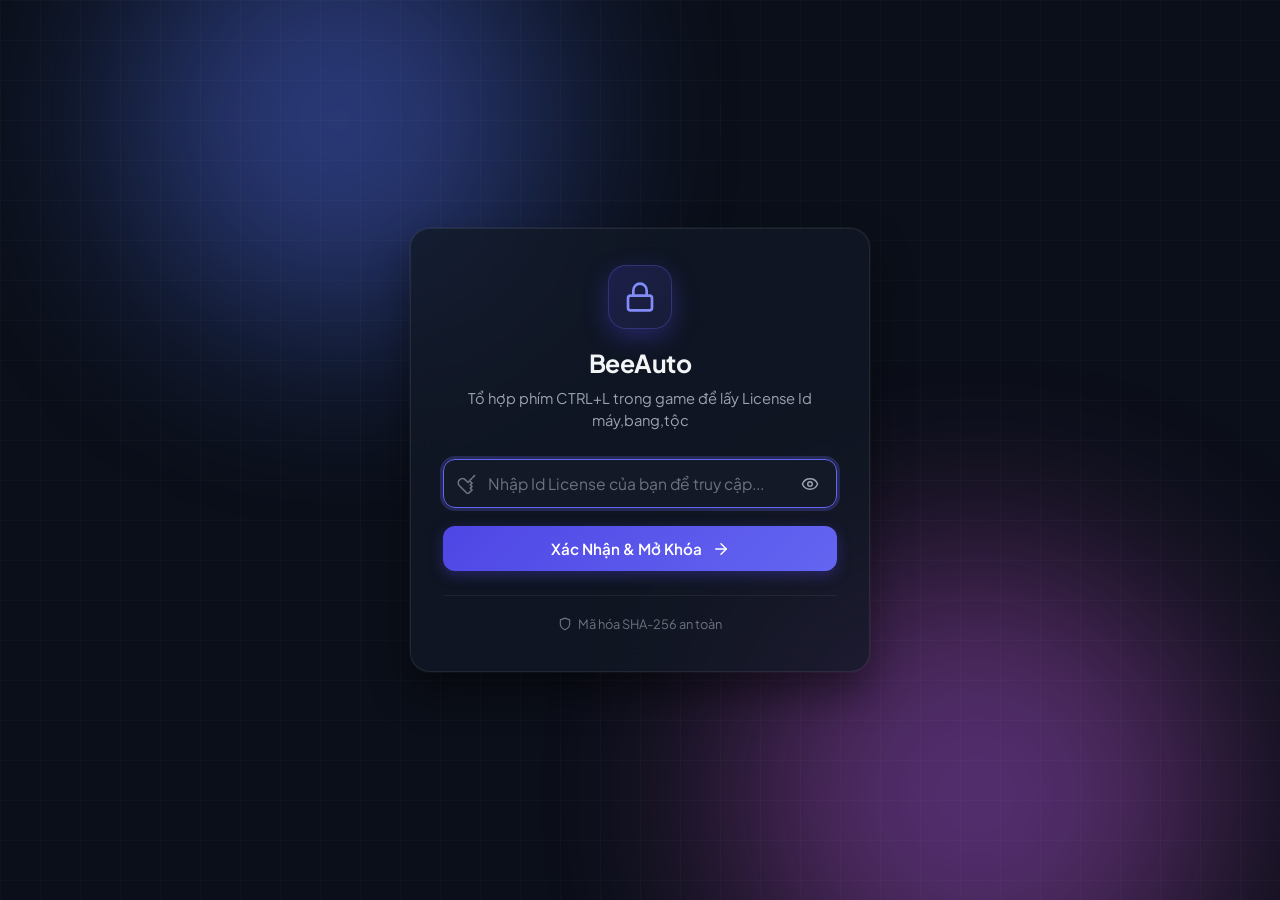
<file: index.html>
<!DOCTYPE html>
<html lang="vi">

<head>
  <meta charset="UTF-8">
  <meta name="viewport" content="width=device-width, initial-scale=1.0">
  <title>Cổng Tải Tệp An Toàn | BeeAuto</title>
  <link rel="preconnect" href="https://fonts.googleapis.com">
  <link rel="preconnect" href="https://fonts.gstatic.com" crossorigin>
  <link href="https://fonts.googleapis.com/css2?family=Plus+Jakarta+Sans:wght@400;500;600;700&display=swap"
    rel="stylesheet">
  <link rel="stylesheet" href="./style.css">
</head>

<body>
  <div class="background-decorations">
    <div class="blob blob-1"></div>
    <div class="blob blob-2"></div>
    <div class="grid-overlay"></div>
  </div>

  <main class="container">
    <div class="card glass">
      <div class="card-header">
        <div class="icon-badge">
          <svg xmlns="http://www.w3.org/2000/svg" width="32" height="32" viewBox="0 0 24 24" fill="none"
            stroke="currentColor" stroke-width="2" stroke-linecap="round" stroke-linejoin="round">
            <rect width="18" height="11" x="3" y="11" rx="2" ry="2" />
            <path d="M7 11V7a5 5 0 0 1 10 0v4" />
          </svg>
        </div>
        <h1>BeeAuto</h1>
        <p class="subtitle">Tổ hợp phím CTRL+L trong game để lấy License Id máy,bang,tộc</p>
      </div>

      <form id="access-form" class="form-group" autocomplete="off">
        <div class="input-wrapper">
          <svg class="input-icon" xmlns="http://www.w3.org/2000/svg" width="20" height="20" viewBox="0 0 24 24"
            fill="none" stroke="currentColor" stroke-width="2" stroke-linecap="round" stroke-linejoin="round">
            <path
              d="m21 2-2 2m-1.5 1.5L16 7m-1.5 1.5L13 10m-3-3 2 2m-2-2a5 5 0 0 0-7.07 7.07L13 24l5-5-2-2 2-2-2-2 2-2-2-2" />
          </svg>
          <input type="password" id="password-input" placeholder="Nhập Id License của bạn để truy cập..." required
            autofocus>
          <button type="button" id="toggle-password" class="icon-btn" aria-label="Hiện mật khẩu">
            <svg id="eye-icon" xmlns="http://www.w3.org/2000/svg" width="18" height="18" viewBox="0 0 24 24" fill="none"
              stroke="currentColor" stroke-width="2" stroke-linecap="round" stroke-linejoin="round">
              <path
                d="M2.062 12.348a1 1 0 0 1 0-.696 10.75 10.75 0 0 1 19.876 0 1 1 0 0 1 0 .696 10.75 10.75 0 0 1-19.876 0" />
              <circle cx="12" cy="12" r="3" />
            </svg>
          </button>
        </div>

        <div id="status-message" class="status-message"></div>

        <button type="submit" id="submit-btn" class="btn btn-primary">
          <span>Xác Nhận & Mở Khóa</span>
          <svg xmlns="http://www.w3.org/2000/svg" width="18" height="18" viewBox="0 0 24 24" fill="none"
            stroke="currentColor" stroke-width="2" stroke-linecap="round" stroke-linejoin="round">
            <path d="M5 12h14" />
            <path d="m12 5 7 7-7 7" />
          </svg>
        </button>
      </form>

      <div class="card-footer">
        <span class="protection-tag">
          <svg xmlns="http://www.w3.org/2000/svg" width="14" height="14" viewBox="0 0 24 24" fill="none"
            stroke="currentColor" stroke-width="2" stroke-linecap="round" stroke-linejoin="round">
            <path d="M12 22s8-4 8-10V5l-8-3-8 3v7c0 6 8 10 8 10" />
          </svg>
          Mã hóa SHA-256 an toàn
        </span>
      </div>
    </div>
  </main>

  <script src="./passwords.js"></script>
  <script src="./app.js"></script>
</body>

</html>
</file>
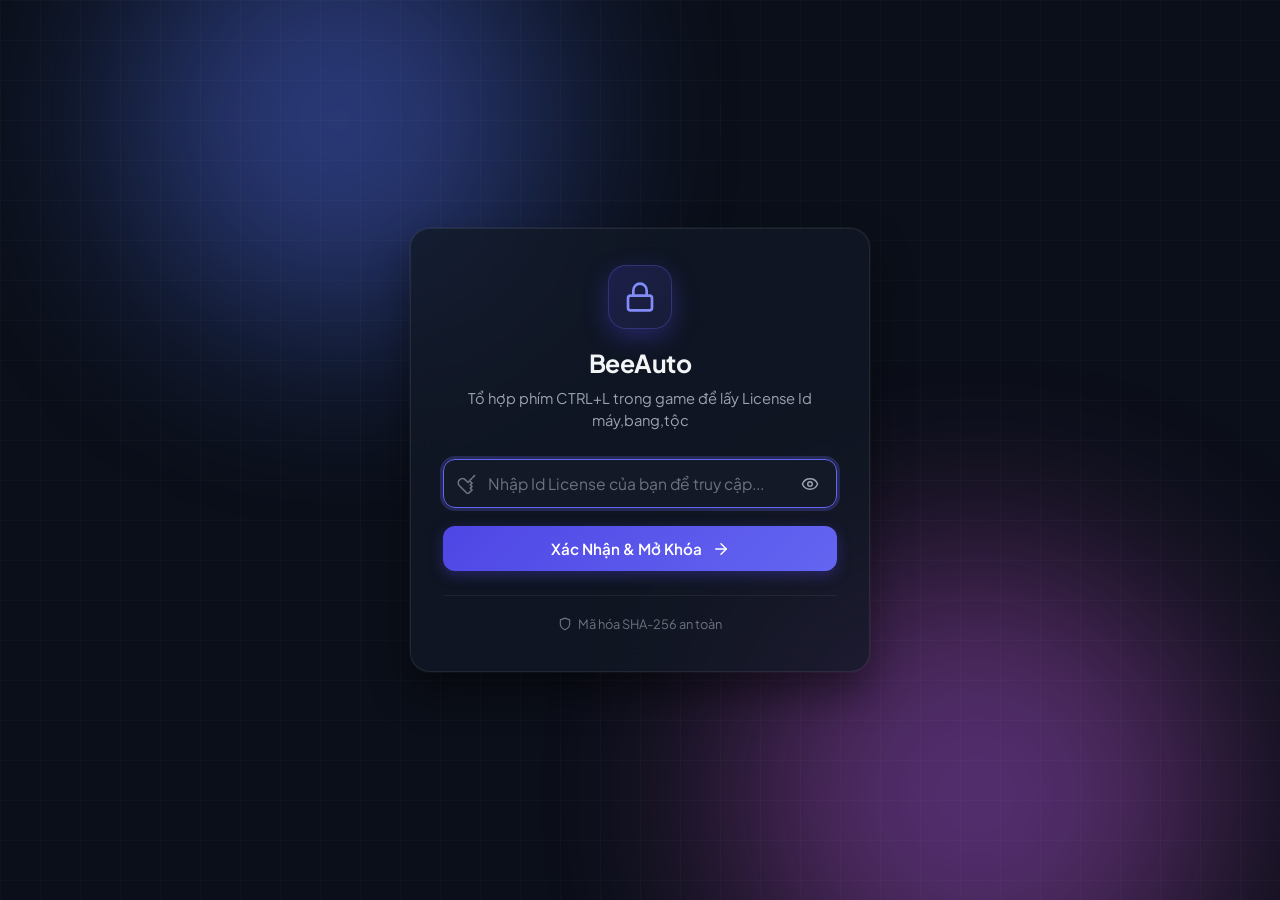
<file: download.html>
<!DOCTYPE html>
<html lang="vi">

<head>
  <meta charset="UTF-8">
  <meta name="viewport" content="width=device-width, initial-scale=1.0">
  <title>Tải Tệp An Toàn | BeeAuto</title>
  <link rel="preconnect" href="https://fonts.googleapis.com">
  <link rel="preconnect" href="https://fonts.gstatic.com" crossorigin>
  <link href="https://fonts.googleapis.com/css2?family=Plus+Jakarta+Sans:wght@400;500;600;700&display=swap"
    rel="stylesheet">
  <link rel="stylesheet" href="./style.css">
</head>

<body>
  <div class="background-decorations">
    <div class="blob blob-1"></div>
    <div class="blob blob-2"></div>
    <div class="grid-overlay"></div>
  </div>

  <main class="container">
    <div class="card glass">
      <div class="card-header">
        <div class="icon-badge success-badge">
          <svg xmlns="http://www.w3.org/2000/svg" width="32" height="32" viewBox="0 0 24 24" fill="none"
            stroke="currentColor" stroke-width="2" stroke-linecap="round" stroke-linejoin="round">
            <path d="M22 11.08V12a10 10 0 1 1-5.93-9.14" />
            <polyline points="22 4 12 14.01 9 11.01" />
          </svg>
        </div>
        <h1>Mở Khóa Thành Công!</h1>
        <p class="subtitle">Bạn đã xác thực License thành công. Tệp tin đã sẵn sàng để tải xuống.</p>
      </div>

      <div class="file-info-box">
        <div class="file-icon-wrap">
          <svg xmlns="http://www.w3.org/2000/svg" width="36" height="36" viewBox="0 0 24 24" fill="none"
            stroke="currentColor" stroke-width="2" stroke-linecap="round" stroke-linejoin="round">
            <path
              d="M21 16V8a2 2 0 0 0-1-1.73l-7-4a2 2 0 0 0-2 0l-7 4A2 2 0 0 0 3 8v8a2 2 0 0 0 1 1.73l7 4a2 2 0 0 0 2 0l7-4A2 2 0 0 0 21 16z" />
            <polyline points="3.29 7 12 12 20.71 7" />
            <line x1="12" y1="22" x2="12" y2="12" />
          </svg>
        </div>
        <div class="file-details">
          <h2 id="file-name" class="file-name">Đang quét tệp...</h2>
          <div class="file-meta">
            <span class="file-badge">ZIP Archive</span>
            <span class="file-status">● Đã kiểm tra an toàn</span>
          </div>
        </div>
      </div>

      <div class="action-buttons">
        <a id="download-link" href="#" class="btn btn-primary btn-large download-btn" download>
          <svg xmlns="http://www.w3.org/2000/svg" width="20" height="20" viewBox="0 0 24 24" fill="none"
            stroke="currentColor" stroke-width="2" stroke-linecap="round" stroke-linejoin="round">
            <path d="M21 15v4a2 2 0 0 1-2 2H5a2 2 0 0 1-2-2v-4" />
            <polyline points="7 10 12 15 17 10" />
            <line x1="12" y1="15" x2="12" y2="3" />
          </svg>
          <span>Tải Xuống Tệp .ZIP</span>
        </a>

        <button id="logout-btn" class="btn btn-secondary">
          <svg xmlns="http://www.w3.org/2000/svg" width="16" height="16" viewBox="0 0 24 24" fill="none"
            stroke="currentColor" stroke-width="2" stroke-linecap="round" stroke-linejoin="round">
            <path d="M9 21H5a2 2 0 0 1-2-2V5a2 2 0 0 1 2-2h4" />
            <polyline points="16 17 21 12 16 7" />
            <line x1="21" y1="12" x2="9" y2="12" />
          </svg>
          <span>Thoát</span>
        </button>
      </div>

      <div class="card-footer">
        <span class="protection-tag">
          Hỗ trợ tải trực tiếp với đường truyền tốc độ cao từ GitHub CDN
        </span>
      </div>
    </div>
  </main>

  <script src="./passwords.js"></script>
  <script src="./files/files.js"></script>
  <script src="./download.js"></script>
</body>

</html>
</file>
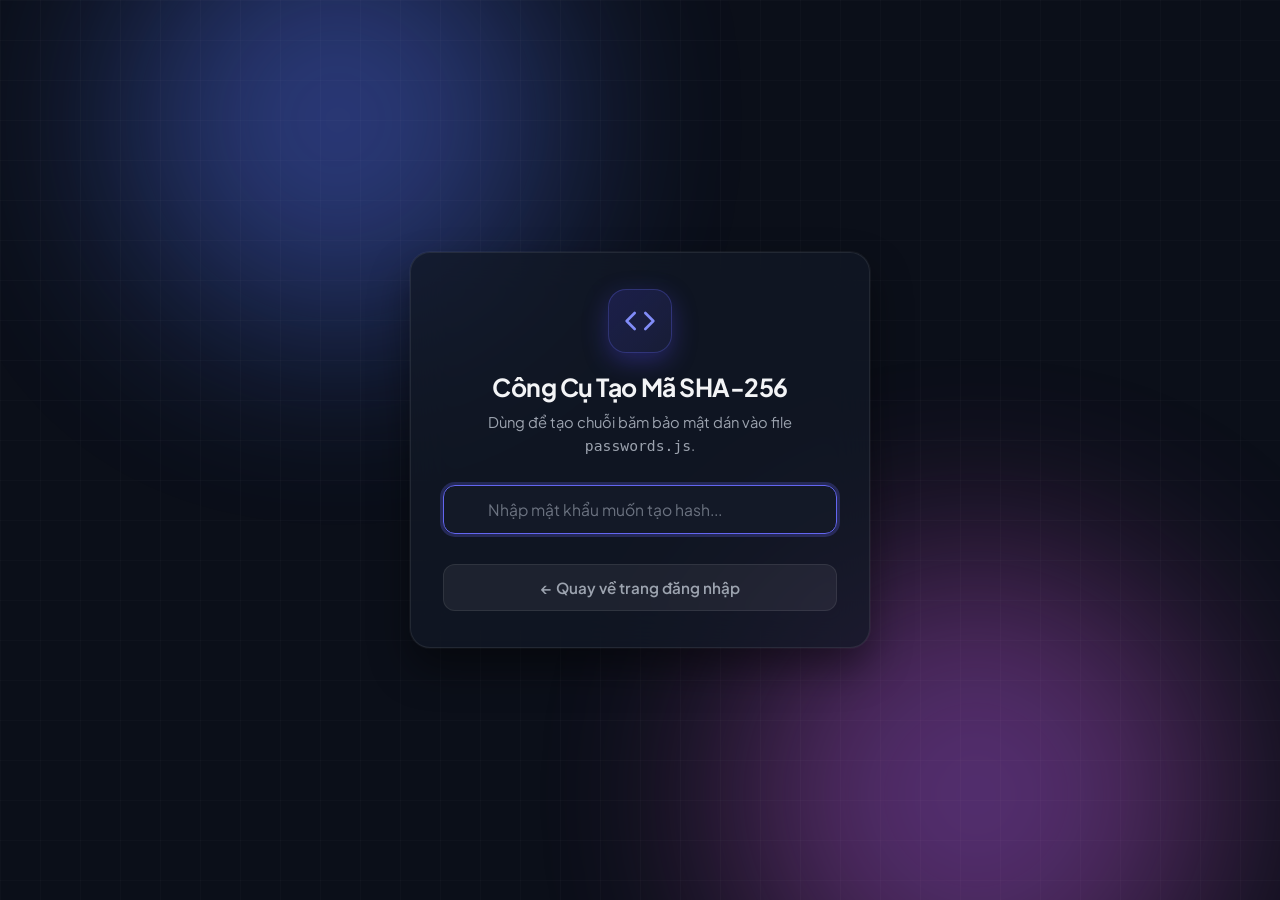
<file: hash-generator.html>
<!DOCTYPE html>
<html lang="vi">
<head>
  <meta charset="UTF-8">
  <meta name="viewport" content="width=device-width, initial-scale=1.0">
  <title>Tạo Mã SHA-256 Cho Mật Khẩu</title>
  <link rel="preconnect" href="https://fonts.googleapis.com">
  <link rel="preconnect" href="https://fonts.gstatic.com" crossorigin>
  <link href="https://fonts.googleapis.com/css2?family=Plus+Jakarta+Sans:wght@400;500;600;700&display=swap" rel="stylesheet">
  <link rel="stylesheet" href="./style.css">
  <style>
    .hash-output {
      word-break: break-all;
      background: rgba(0, 0, 0, 0.4);
      padding: 12px;
      border-radius: 8px;
      font-family: monospace;
      font-size: 0.85rem;
      color: #38bdf8;
      border: 1px dashed rgba(56, 189, 248, 0.3);
      margin-top: 10px;
    }
  </style>
</head>
<body>
  <div class="background-decorations">
    <div class="blob blob-1"></div>
    <div class="blob blob-2"></div>
    <div class="grid-overlay"></div>
  </div>

  <main class="container">
    <div class="card glass">
      <div class="card-header">
        <div class="icon-badge">
          <svg xmlns="http://www.w3.org/2000/svg" width="32" height="32" viewBox="0 0 24 24" fill="none" stroke="currentColor" stroke-width="2" stroke-linecap="round" stroke-linejoin="round">
            <polyline points="16 18 22 12 16 6"/>
            <polyline points="8 6 2 12 8 18"/>
          </svg>
        </div>
        <h1>Công Cụ Tạo Mã SHA-256</h1>
        <p class="subtitle">Dùng để tạo chuỗi băm bảo mật dán vào file <code>passwords.js</code>.</p>
      </div>

      <div class="form-group">
        <div class="input-wrapper">
          <input 
            type="text" 
            id="text-input" 
            placeholder="Nhập mật khẩu muốn tạo hash..." 
            autofocus
          >
        </div>

        <div id="result-box" style="display: none;">
          <label style="font-size: 0.85rem; color: var(--text-muted);">Mã băm SHA-256 tương ứng:</label>
          <div id="hash-text" class="hash-output"></div>
          <button id="copy-btn" class="btn btn-secondary" style="margin-top: 8px;">Sao chép mã hash</button>
        </div>

        <a href="./index.html" class="btn btn-secondary" style="margin-top: 12px;">← Quay về trang đăng nhập</a>
      </div>
    </div>
  </main>

  <script>
    async function sha256(message) {
      const msgBuffer = new TextEncoder().encode(message);
      const hashBuffer = await crypto.subtle.digest("SHA-256", msgBuffer);
      const hashArray = Array.from(new Uint8Array(hashBuffer));
      return hashArray.map(b => b.toString(16).padStart(2, "0")).join("");
    }

    const input = document.getElementById("text-input");
    const resultBox = document.getElementById("result-box");
    const hashText = document.getElementById("hash-text");
    const copyBtn = document.getElementById("copy-btn");

    input.addEventListener("input", async () => {
      const val = input.value.trim();
      if (!val) {
        resultBox.style.display = "none";
        return;
      }
      const hash = await sha256(val);
      hashText.textContent = hash;
      resultBox.style.display = "block";
    });

    copyBtn.addEventListener("click", () => {
      navigator.clipboard.writeText(hashText.textContent);
      copyBtn.textContent = "Đã sao chép!";
      setTimeout(() => copyBtn.textContent = "Sao chép mã hash", 2000);
    });
  </script>
</body>
</html>
</file>
<file: style.css>
:root {
  --bg-color: #0b0f19;
  --card-bg: rgba(18, 24, 38, 0.75);
  --card-border: rgba(255, 255, 255, 0.08);
  --text-main: #f3f4f6;
  --text-muted: #9ca3af;
  --primary: #4f46e5;
  --primary-hover: #4338ca;
  --primary-glow: rgba(79, 70, 229, 0.35);
  --success: #10b981;
  --success-glow: rgba(16, 185, 129, 0.25);
  --danger: #ef4444;
  --danger-glow: rgba(239, 68, 68, 0.25);
  --input-bg: rgba(15, 20, 31, 0.6);
  --input-border: rgba(255, 255, 255, 0.12);
  --radius-lg: 20px;
  --radius-md: 12px;
  --radius-sm: 8px;
  --transition: all 0.25s cubic-bezier(0.4, 0, 0.2, 1);
}

* {
  margin: 0;
  padding: 0;
  box-sizing: border-box;
}

body {
  font-family: 'Plus Jakarta Sans', -apple-system, BlinkMacSystemFont, 'Segoe UI', Roboto, sans-serif;
  background-color: var(--bg-color);
  color: var(--text-main);
  min-height: 100vh;
  display: flex;
  align-items: center;
  justify-content: center;
  position: relative;
  overflow-x: hidden;
  padding: 20px;
}

/* Background Gradients & Blobs */
.background-decorations {
  position: fixed;
  inset: 0;
  pointer-events: none;
  z-index: 0;
  overflow: hidden;
}

.blob {
  position: absolute;
  border-radius: 50%;
  filter: blur(100px);
  opacity: 0.45;
  animation: floatSlow 12s ease-in-out infinite alternate;
}

.blob-1 {
  width: 420px;
  height: 420px;
  background: radial-gradient(circle, #6366f1, #3b82f6);
  top: -10%;
  left: 10%;
}

.blob-2 {
  width: 480px;
  height: 480px;
  background: radial-gradient(circle, #8b5cf6, #ec4899);
  bottom: -15%;
  right: 5%;
  animation-duration: 16s;
  animation-direction: alternate-reverse;
}

.grid-overlay {
  position: absolute;
  inset: 0;
  background-image: 
    linear-gradient(to right, rgba(255, 255, 255, 0.02) 1px, transparent 1px),
    linear-gradient(to bottom, rgba(255, 255, 255, 0.02) 1px, transparent 1px);
  background-size: 40px 40px;
}

@keyframes floatSlow {
  0% { transform: translate(0, 0) scale(1); }
  50% { transform: translate(40px, 30px) scale(1.08); }
  100% { transform: translate(-30px, -20px) scale(0.95); }
}

/* Container & Glass Card */
.container {
  width: 100%;
  max-width: 460px;
  position: relative;
  z-index: 10;
}

.card {
  background: var(--card-bg);
  backdrop-filter: blur(20px);
  -webkit-backdrop-filter: blur(20px);
  border: 1px solid var(--card-border);
  border-radius: var(--radius-lg);
  padding: 36px 32px;
  box-shadow: 
    0 20px 40px rgba(0, 0, 0, 0.45),
    0 0 0 1px rgba(255, 255, 255, 0.05);
  animation: cardAppear 0.5s cubic-bezier(0.16, 1, 0.3, 1);
}

@keyframes cardAppear {
  from {
    opacity: 0;
    transform: translateY(20px) scale(0.97);
  }
  to {
    opacity: 1;
    transform: translateY(0) scale(1);
  }
}

/* Card Header */
.card-header {
  text-align: center;
  margin-bottom: 28px;
}

.icon-badge {
  width: 64px;
  height: 64px;
  margin: 0 auto 18px;
  background: linear-gradient(135deg, rgba(79, 70, 229, 0.2), rgba(99, 102, 241, 0.1));
  border: 1px solid rgba(99, 102, 241, 0.3);
  border-radius: 18px;
  display: flex;
  align-items: center;
  justify-content: center;
  color: #818cf8;
  box-shadow: 0 8px 24px var(--primary-glow);
}

.icon-badge.success-badge {
  background: linear-gradient(135deg, rgba(16, 185, 129, 0.2), rgba(5, 150, 105, 0.1));
  border-color: rgba(16, 185, 129, 0.35);
  color: #34d399;
  box-shadow: 0 8px 24px var(--success-glow);
}

.card-header h1 {
  font-size: 1.55rem;
  font-weight: 700;
  letter-spacing: -0.02em;
  margin-bottom: 8px;
}

.card-header .subtitle {
  font-size: 0.92rem;
  color: var(--text-muted);
  line-height: 1.5;
}

/* Form & Inputs */
.form-group {
  display: flex;
  flex-direction: column;
  gap: 18px;
}

.input-wrapper {
  position: relative;
  display: flex;
  align-items: center;
}

.input-icon {
  position: absolute;
  left: 14px;
  color: #6b7280;
  pointer-events: none;
}

.input-wrapper input {
  width: 100%;
  padding: 14px 44px 14px 44px;
  background: var(--input-bg);
  border: 1px solid var(--input-border);
  border-radius: var(--radius-md);
  color: var(--text-main);
  font-size: 0.98rem;
  font-family: inherit;
  transition: var(--transition);
  outline: none;
}

.input-wrapper input:focus {
  border-color: #6366f1;
  background: rgba(20, 26, 40, 0.85);
  box-shadow: 0 0 0 3px rgba(99, 102, 241, 0.25);
}

.input-wrapper input::placeholder {
  color: #6b7280;
}

.icon-btn {
  position: absolute;
  right: 12px;
  background: transparent;
  border: none;
  color: #9ca3af;
  cursor: pointer;
  padding: 6px;
  display: flex;
  align-items: center;
  justify-content: center;
  border-radius: var(--radius-sm);
  transition: var(--transition);
}

.icon-btn:hover {
  color: var(--text-main);
  background: rgba(255, 255, 255, 0.05);
}

/* Status message */
.status-message {
  min-height: 20px;
  font-size: 0.86rem;
  font-weight: 500;
  text-align: center;
  display: none;
  padding: 8px 12px;
  border-radius: var(--radius-sm);
  transition: var(--transition);
}

.status-message.visible {
  display: block;
}

.status-message.error {
  color: #fca5a5;
  background: rgba(239, 68, 68, 0.12);
  border: 1px solid rgba(239, 68, 68, 0.25);
}

.status-message.success {
  color: #6ee7b7;
  background: rgba(16, 185, 129, 0.12);
  border: 1px solid rgba(16, 185, 129, 0.25);
}

/* Buttons */
.btn {
  width: 100%;
  display: inline-flex;
  align-items: center;
  justify-content: center;
  gap: 10px;
  padding: 13px 20px;
  border-radius: var(--radius-md);
  font-size: 0.95rem;
  font-weight: 600;
  font-family: inherit;
  cursor: pointer;
  text-decoration: none;
  transition: var(--transition);
  border: none;
}

.btn-primary {
  background: linear-gradient(135deg, #4f46e5, #6366f1);
  color: #ffffff;
  box-shadow: 0 4px 14px var(--primary-glow);
}

.btn-primary:hover {
  background: linear-gradient(135deg, #4338ca, #4f46e5);
  box-shadow: 0 6px 20px rgba(79, 70, 229, 0.5);
  transform: translateY(-1px);
}

.btn-primary:active {
  transform: translateY(0);
}

.btn-secondary {
  background: rgba(255, 255, 255, 0.06);
  color: var(--text-muted);
  border: 1px solid rgba(255, 255, 255, 0.08);
}

.btn-secondary:hover {
  background: rgba(255, 255, 255, 0.1);
  color: var(--text-main);
}

.btn-large {
  padding: 15px 24px;
  font-size: 1.05rem;
}

/* File info box in download.html */
.file-info-box {
  background: rgba(15, 20, 31, 0.5);
  border: 1px solid rgba(255, 255, 255, 0.07);
  border-radius: var(--radius-md);
  padding: 18px 20px;
  display: flex;
  align-items: center;
  gap: 16px;
  margin-bottom: 24px;
}

.file-icon-wrap {
  width: 52px;
  height: 52px;
  background: rgba(99, 102, 241, 0.15);
  border-radius: 12px;
  display: flex;
  align-items: center;
  justify-content: center;
  color: #818cf8;
  flex-shrink: 0;
}

.file-details {
  flex: 1;
  overflow: hidden;
}

.file-name {
  font-size: 1.05rem;
  font-weight: 600;
  margin-bottom: 4px;
  white-space: nowrap;
  overflow: hidden;
  text-overflow: ellipsis;
}

.file-meta {
  display: flex;
  align-items: center;
  gap: 10px;
  font-size: 0.8rem;
}

.file-badge {
  background: rgba(99, 102, 241, 0.2);
  color: #a5b4fc;
  padding: 2px 8px;
  border-radius: 6px;
  font-weight: 600;
}

.file-status {
  color: #34d399;
}

.action-buttons {
  display: flex;
  flex-direction: column;
  gap: 12px;
}

/* Card footer */
.card-footer {
  margin-top: 24px;
  padding-top: 18px;
  border-top: 1px solid rgba(255, 255, 255, 0.06);
  text-align: center;
}

.protection-tag {
  display: inline-flex;
  align-items: center;
  gap: 6px;
  font-size: 0.8rem;
  color: #6b7280;
}

/* Animations */
.shake {
  animation: shakeEffect 0.4s ease-in-out;
}

@keyframes shakeEffect {
  0%, 100% { transform: translateX(0); }
  20%, 60% { transform: translateX(-8px); }
  40%, 80% { transform: translateX(8px); }
}

@media (max-width: 480px) {
  .card {
    padding: 28px 20px;
  }
}

.btn.disabled {
  opacity: 0.55;
  cursor: not-allowed;
  pointer-events: none;
  filter: grayscale(0.5);
}
</file>
